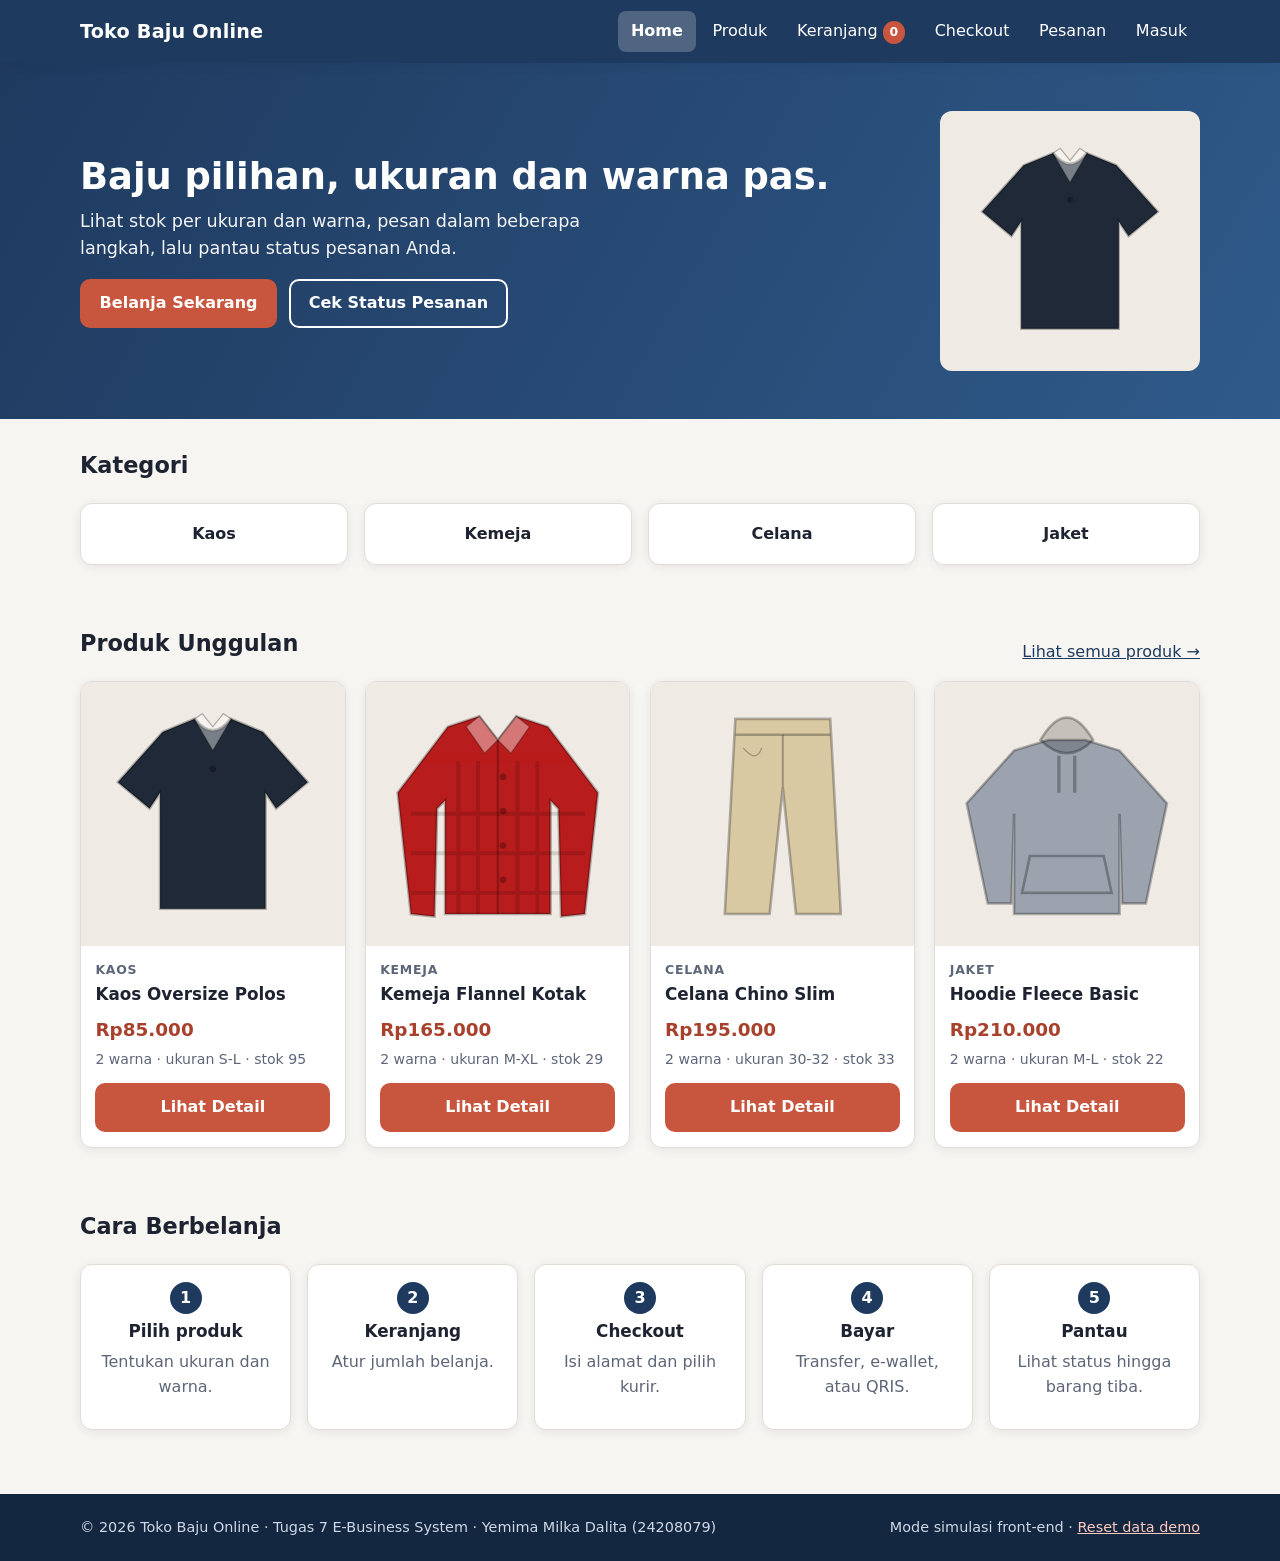
<file: index.html>
<!DOCTYPE html>
<html lang="id">
<head>
  <meta charset="UTF-8">
  <meta name="viewport" content="width=device-width, initial-scale=1">
  <meta name="description" content="Toko Baju Online - front-end e-commerce sederhana (Tugas 7 E-Business System)">
  <title>Home - Toko Baju Online</title>
  <link rel="stylesheet" href="css/style.css">
</head>
<body data-page="home">
  <header class="site-header" id="site-header"></header>
  <main>
    <section class="hero">
      <div class="container hero-inner">
        <div class="hero-text">
          <h1>Baju pilihan, ukuran dan warna pas.</h1>
          <p>Lihat stok per ukuran dan warna, pesan dalam beberapa langkah, lalu pantau status pesanan Anda.</p>
          <div class="hero-actions">
            <a class="btn btn-primary" href="product.html">Belanja Sekarang</a>
            <a class="btn btn-secondary" href="orders.html">Cek Status Pesanan</a>
          </div>
        </div>
        <div class="hero-art" id="hero-art" aria-hidden="true"></div>
      </div>
    </section>

    <section class="section container" aria-labelledby="h-kategori">
      <div class="section-head"><h2 id="h-kategori">Kategori</h2></div>
      <div class="cat-grid">
        <a class="card cat-link" href="product.html?cat=Kaos">Kaos</a>
        <a class="card cat-link" href="product.html?cat=Kemeja">Kemeja</a>
        <a class="card cat-link" href="product.html?cat=Celana">Celana</a>
        <a class="card cat-link" href="product.html?cat=Jaket">Jaket</a>
      </div>
    </section>

    <section class="section container" aria-labelledby="h-unggulan">
      <div class="section-head"><h2 id="h-unggulan">Produk Unggulan</h2><a href="product.html">Lihat semua produk &rarr;</a></div>
      <div class="product-grid" id="featured"></div>
    </section>

    <section class="section container" aria-labelledby="h-cara">
      <div class="section-head"><h2 id="h-cara">Cara Berbelanja</h2></div>
      <div class="step-grid">
        <article class="card step"><h3>Pilih produk</h3><p class="muted">Tentukan ukuran dan warna.</p></article>
        <article class="card step"><h3>Keranjang</h3><p class="muted">Atur jumlah belanja.</p></article>
        <article class="card step"><h3>Checkout</h3><p class="muted">Isi alamat dan pilih kurir.</p></article>
        <article class="card step"><h3>Bayar</h3><p class="muted">Transfer, e-wallet, atau QRIS.</p></article>
        <article class="card step"><h3>Pantau</h3><p class="muted">Lihat status hingga barang tiba.</p></article>
      </div>
    </section>
  </main>
  <footer class="site-footer" id="site-footer"></footer>
  <script src="js/script.js"></script>
</body>
</html>
</file>
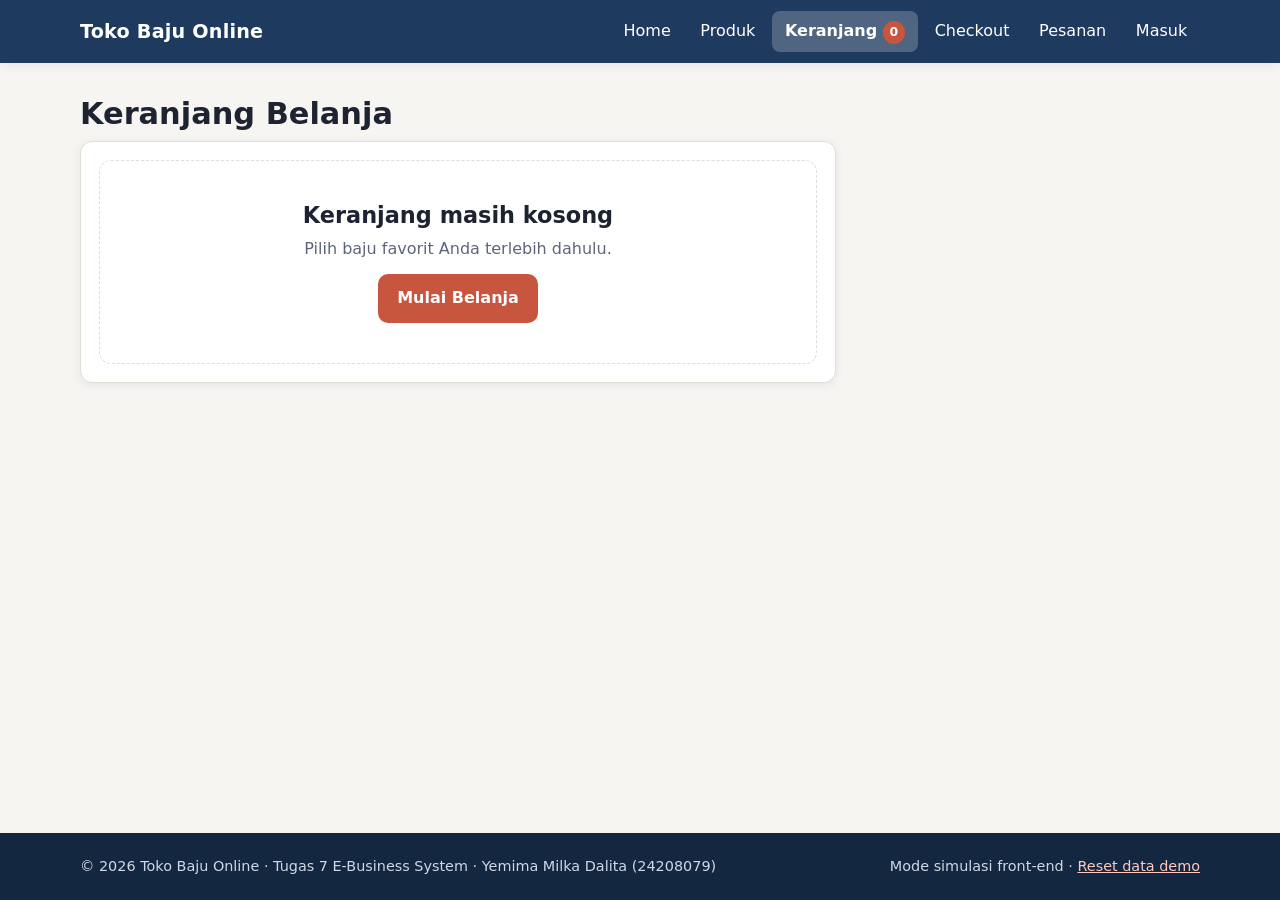
<file: cart.html>
<!DOCTYPE html>
<html lang="id">
<head>
  <meta charset="UTF-8">
  <meta name="viewport" content="width=device-width, initial-scale=1">
  <meta name="description" content="Toko Baju Online - front-end e-commerce sederhana (Tugas 7 E-Business System)">
  <title>Keranjang - Toko Baju Online</title>
  <link rel="stylesheet" href="css/style.css">
</head>
<body data-page="cart">
  <header class="site-header" id="site-header"></header>
  <main class="section container">
    <h1>Keranjang Belanja</h1>
    <div class="cart-layout">
      <section class="card" aria-label="Isi keranjang" id="cart-box"></section>
      <aside class="card summary" id="cart-summary" aria-label="Ringkasan belanja" hidden>
        <h2>Ringkasan</h2>
        <div class="sum-row"><span>Jumlah</span><span id="sum-items">0 item</span></div>
        <div class="sum-row sum-total"><span>Subtotal</span><span id="sum-subtotal">Rp0</span></div>
        <p class="hint">Ongkos kirim dihitung pada halaman checkout.</p>
        <div class="form-actions" style="flex-direction:column">
          <a class="btn btn-primary" href="checkout.html">Lanjut Checkout</a>
          <a class="btn btn-secondary" href="product.html">Lanjut Belanja</a>
        </div>
      </aside>
    </div>
  </main>
  <footer class="site-footer" id="site-footer"></footer>
  <script src="js/script.js"></script>
</body>
</html>
</file>
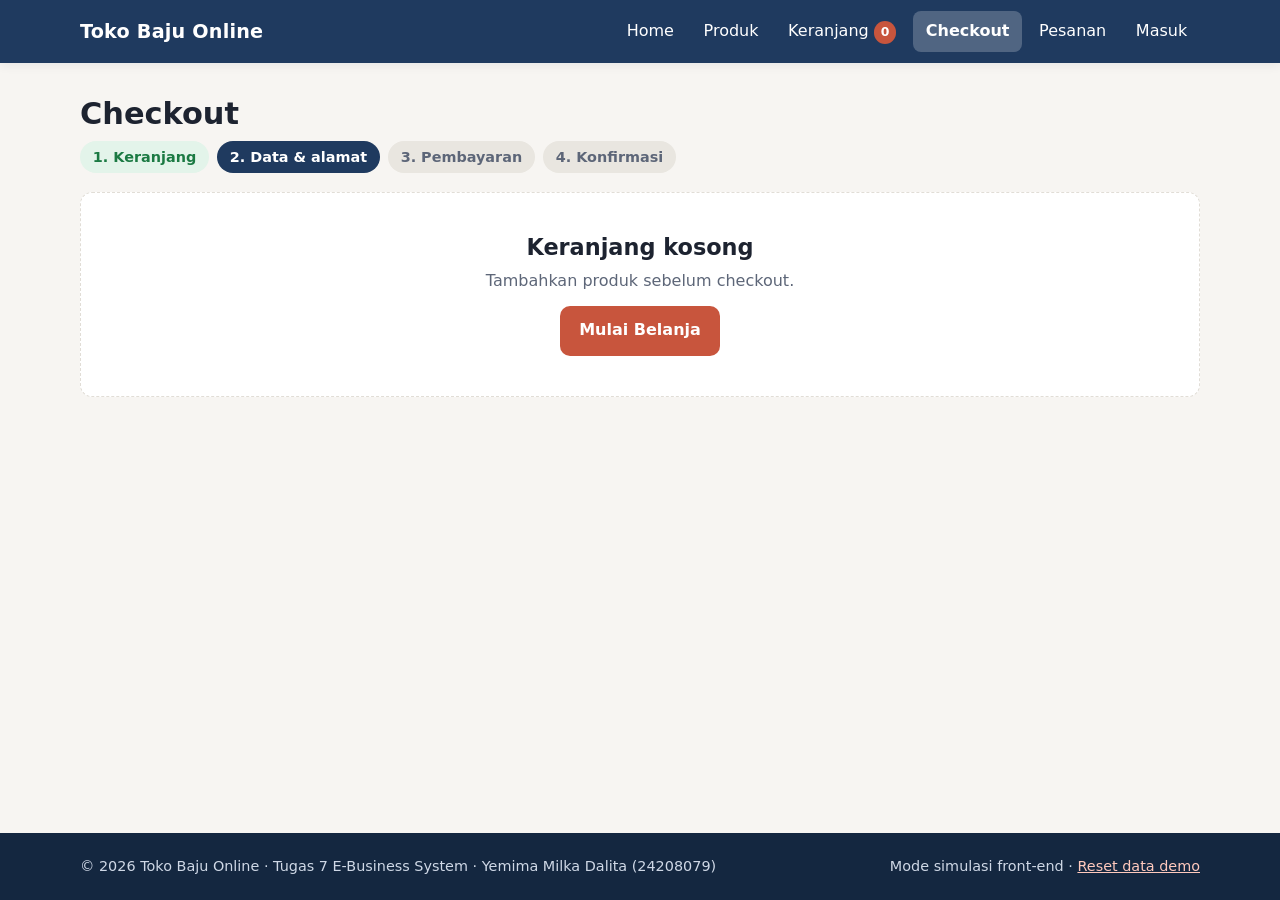
<file: checkout.html>
<!DOCTYPE html>
<html lang="id">
<head>
  <meta charset="UTF-8">
  <meta name="viewport" content="width=device-width, initial-scale=1">
  <meta name="description" content="Toko Baju Online - front-end e-commerce sederhana (Tugas 7 E-Business System)">
  <title>Checkout - Toko Baju Online</title>
  <link rel="stylesheet" href="css/style.css">
</head>
<body data-page="checkout">
  <header class="site-header" id="site-header"></header>
  <main class="section container">
    <h1>Checkout</h1>
    <ol class="stepper" aria-label="Tahapan checkout">
      <li class="done">1. Keranjang</li><li class="current" aria-current="step">2. Data &amp; alamat</li><li>3. Pembayaran</li><li>4. Konfirmasi</li>
    </ol>
    <div id="checkout-wrap">
      <div class="checkout-layout" id="co-body" hidden>
        <form class="card" id="checkout-form" novalidate>
          <h2>Data Penerima</h2>
          <p class="hint">Tanda <span class="req">*</span> berarti wajib diisi.</p>
          <div class="form-grid">
            <div class="field"><label for="co-nama">Nama penerima <span class="req">*</span></label><input type="text" id="co-nama" autocomplete="name"><p class="error" id="err-co-nama" role="alert"></p></div>
            <div class="field"><label for="co-email">Email <span class="req">*</span></label><input type="email" id="co-email" autocomplete="email"><p class="error" id="err-co-email" role="alert"></p></div>
            <div class="field"><label for="co-hp">Nomor HP <span class="req">*</span></label><input type="tel" id="co-hp" placeholder="08xxxxxxxxxx" autocomplete="tel"><p class="error" id="err-co-hp" role="alert"></p></div>
            <div class="field"><label for="co-kota">Kota <span class="req">*</span></label><input type="text" id="co-kota" autocomplete="address-level2"><p class="error" id="err-co-kota" role="alert"></p></div>
            <div class="field full"><label for="co-alamat">Alamat lengkap <span class="req">*</span></label><textarea id="co-alamat" rows="3" placeholder="Jalan, nomor rumah, kelurahan"></textarea><p class="error" id="err-co-alamat" role="alert"></p></div>
            <div class="field full"><label for="co-kurir">Kurir pengiriman <span class="req">*</span></label><select id="co-kurir"></select><p class="error" id="err-co-kurir" role="alert"></p></div>
            <fieldset class="field full"><legend>Metode pembayaran <span class="req">*</span></legend><div class="radio-group" id="co-metode"></div><p class="error" id="err-co-metode" role="alert"></p></fieldset>
          </div>
          <div class="form-actions">
            <button type="submit" class="btn btn-primary">Buat Pesanan</button>
            <a class="btn btn-secondary" href="cart.html">Kembali ke Keranjang</a>
          </div>
        </form>
        <aside class="card summary" aria-label="Ringkasan pesanan">
          <h2>Ringkasan Pesanan</h2>
          <ul class="sum-list" id="co-list"></ul>
          <div class="sum-row"><span>Subtotal</span><span id="co-sub">Rp0</span></div>
          <div class="sum-row"><span>Ongkir</span><span id="co-ongkir">-</span></div>
          <div class="sum-row sum-total"><span>Total</span><span id="co-total">Rp0</span></div>
        </aside>
      </div>
    </div>
  </main>
  <footer class="site-footer" id="site-footer"></footer>
  <script src="js/script.js"></script>
</body>
</html>
</file>
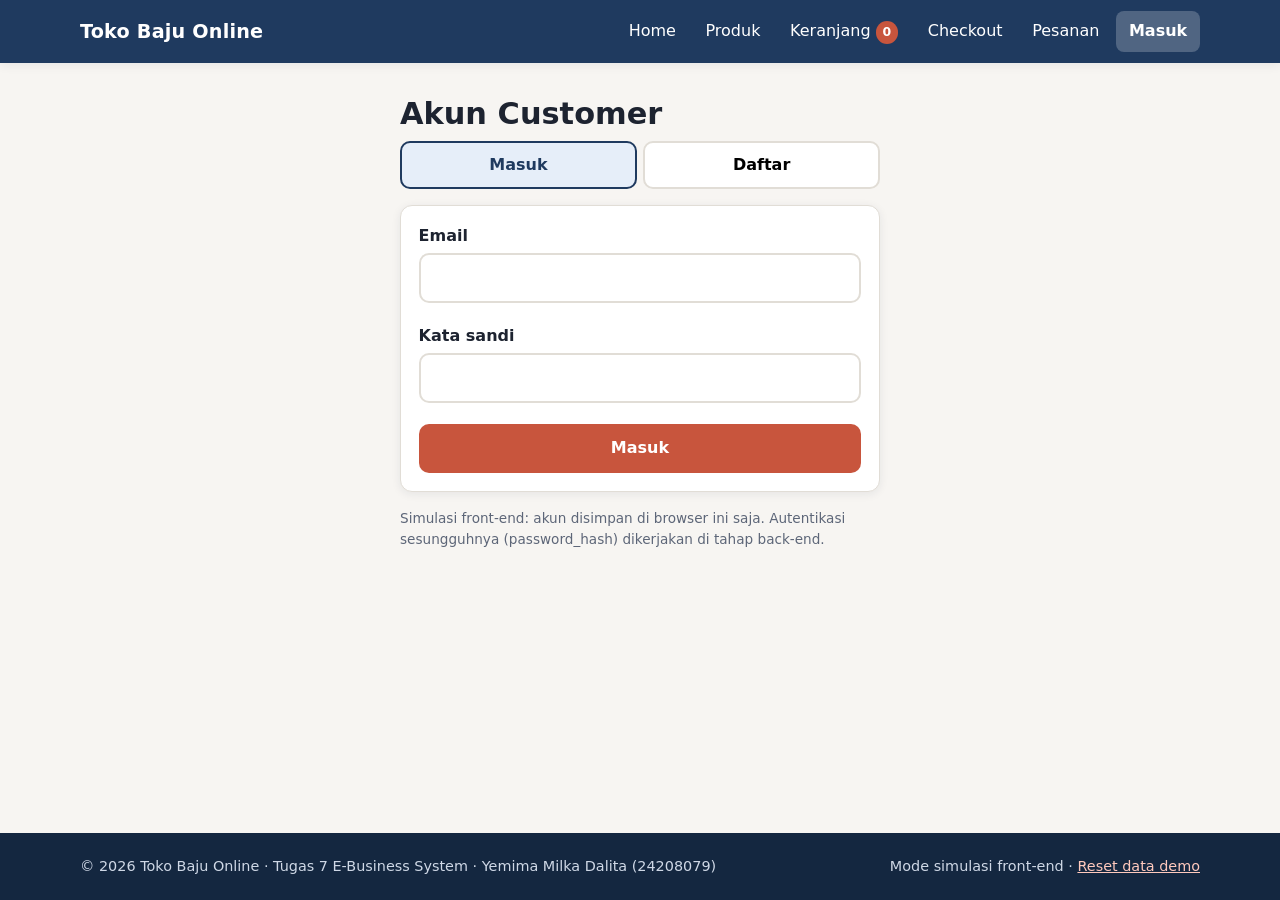
<file: login.html>
<!DOCTYPE html>
<html lang="id">
<head>
  <meta charset="UTF-8">
  <meta name="viewport" content="width=device-width, initial-scale=1">
  <meta name="description" content="Toko Baju Online - front-end e-commerce sederhana (Tugas 7 E-Business System)">
  <title>Masuk - Toko Baju Online</title>
  <link rel="stylesheet" href="css/style.css">
</head>
<body data-page="login">
  <header class="site-header" id="site-header"></header>
  <main class="section container">
    <div class="auth-box" id="auth-wrap">
      <h1>Akun Customer</h1>
      <div class="tabs" role="tablist">
        <button type="button" class="tab" role="tab" data-tab="login" aria-selected="true">Masuk</button>
        <button type="button" class="tab" role="tab" data-tab="register" aria-selected="false">Daftar</button>
      </div>
      <section class="card" id="panel-login">
        <form id="form-login" novalidate>
          <div class="field"><label for="lg-email">Email</label><input type="email" id="lg-email" autocomplete="email"><p class="error" id="err-lg-email" role="alert"></p></div>
          <div class="field"><label for="lg-pass">Kata sandi</label><input type="password" id="lg-pass" autocomplete="current-password"><p class="error" id="err-lg-pass" role="alert"></p></div>
          <button type="submit" class="btn btn-primary">Masuk</button>
        </form>
      </section>
      <section class="card" id="panel-register" hidden>
        <form id="form-register" novalidate>
          <div class="field"><label for="rg-nama">Nama lengkap <span class="req">*</span></label><input type="text" id="rg-nama" autocomplete="name"><p class="error" id="err-rg-nama" role="alert"></p></div>
          <div class="field"><label for="rg-email">Email <span class="req">*</span></label><input type="email" id="rg-email" autocomplete="email"><p class="error" id="err-rg-email" role="alert"></p></div>
          <div class="field"><label for="rg-hp">Nomor HP <span class="req">*</span></label><input type="tel" id="rg-hp" placeholder="08xxxxxxxxxx"><p class="error" id="err-rg-hp" role="alert"></p></div>
          <div class="field"><label for="rg-pass">Kata sandi <span class="req">*</span></label><input type="password" id="rg-pass" autocomplete="new-password"><p class="hint">Minimal 6 karakter.</p><p class="error" id="err-rg-pass" role="alert"></p></div>
          <div class="field"><label for="rg-pass2">Konfirmasi kata sandi <span class="req">*</span></label><input type="password" id="rg-pass2" autocomplete="new-password"><p class="error" id="err-rg-pass2" role="alert"></p></div>
          <button type="submit" class="btn btn-primary">Daftar</button>
        </form>
      </section>
      <p class="hint" style="margin-top:1rem">Simulasi front-end: akun disimpan di browser ini saja. Autentikasi sesungguhnya (password_hash) dikerjakan di tahap back-end.</p>
    </div>
  </main>
  <footer class="site-footer" id="site-footer"></footer>
  <script src="js/script.js"></script>
</body>
</html>
</file>
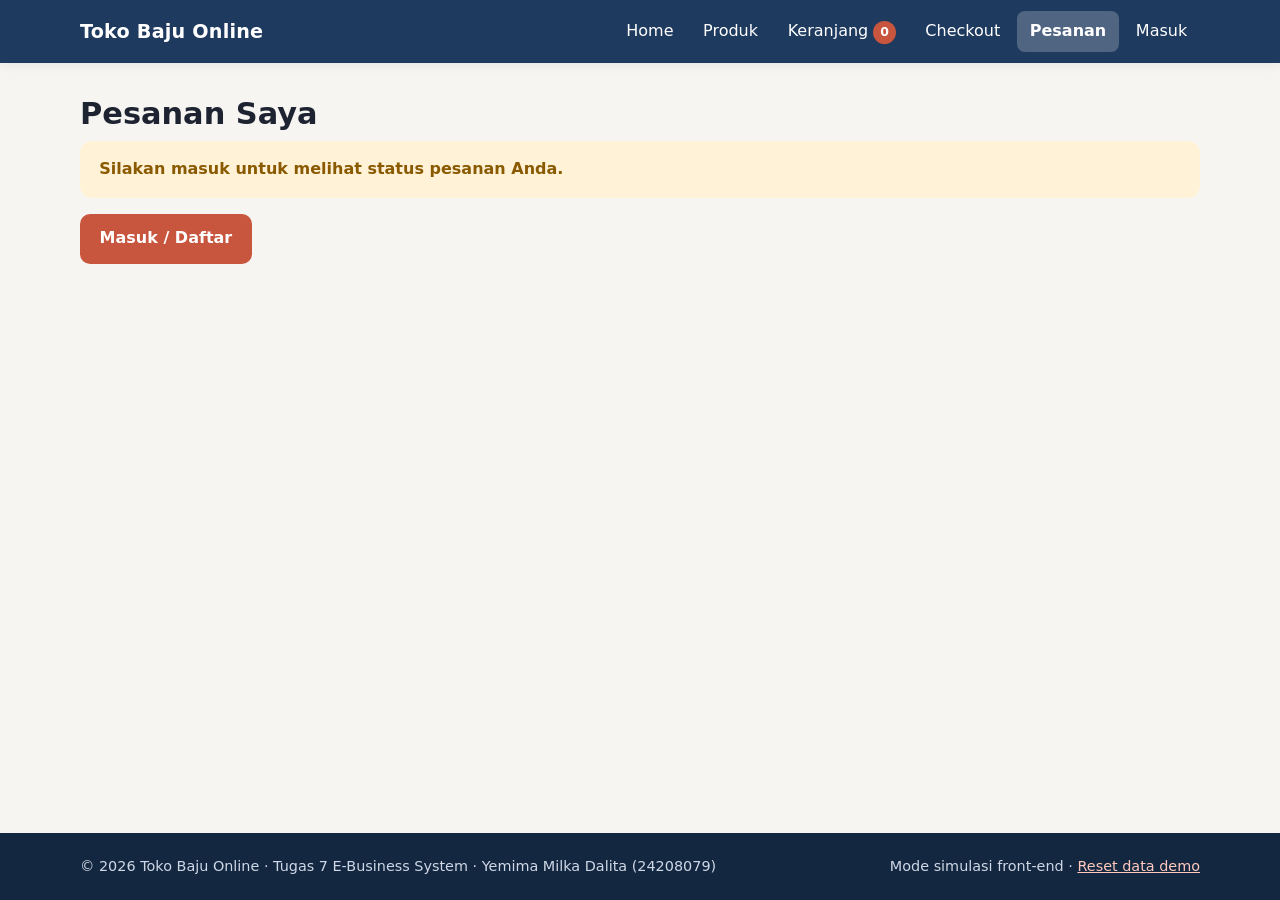
<file: orders.html>
<!DOCTYPE html>
<html lang="id">
<head>
  <meta charset="UTF-8">
  <meta name="viewport" content="width=device-width, initial-scale=1">
  <meta name="description" content="Toko Baju Online - front-end e-commerce sederhana (Tugas 7 E-Business System)">
  <title>Pesanan Saya - Toko Baju Online</title>
  <link rel="stylesheet" href="css/style.css">
</head>
<body data-page="orders">
  <header class="site-header" id="site-header"></header>
  <main class="section container">
    <h1>Pesanan Saya</h1>
    <div id="orders-box"></div>
  </main>
  <footer class="site-footer" id="site-footer"></footer>
  <script src="js/script.js"></script>
</body>
</html>
</file>
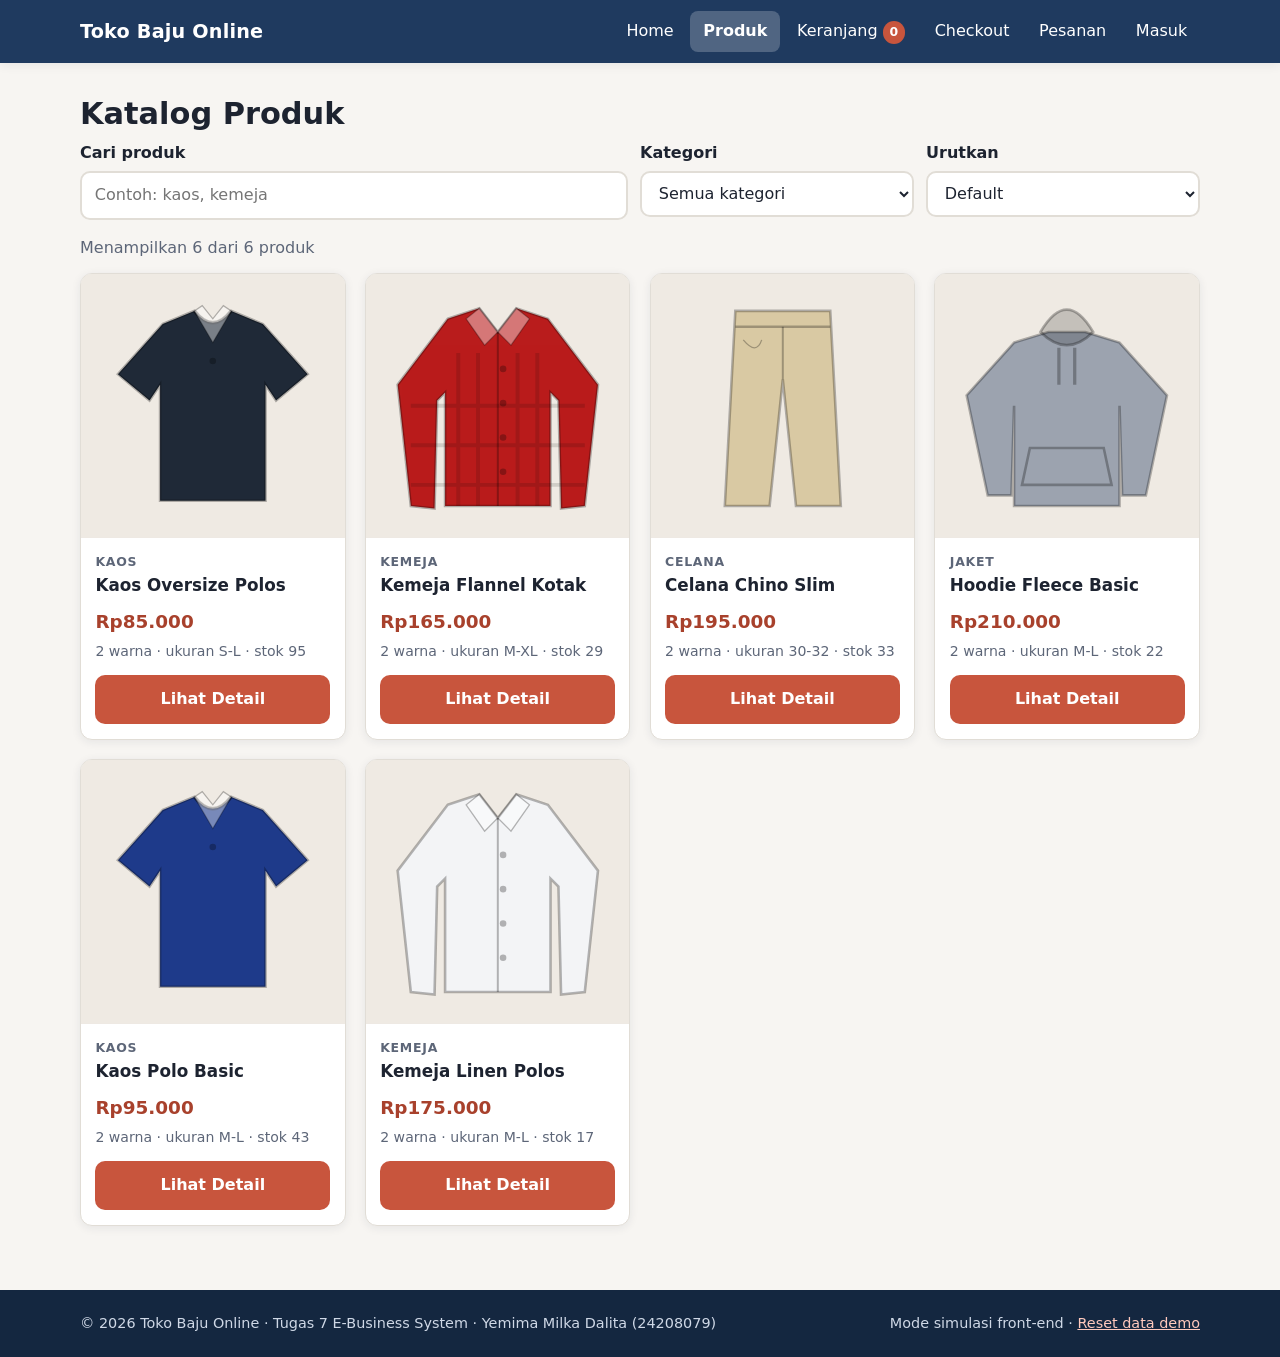
<file: product.html>
<!DOCTYPE html>
<html lang="id">
<head>
  <meta charset="UTF-8">
  <meta name="viewport" content="width=device-width, initial-scale=1">
  <meta name="description" content="Toko Baju Online - front-end e-commerce sederhana (Tugas 7 E-Business System)">
  <title>Produk - Toko Baju Online</title>
  <link rel="stylesheet" href="css/style.css">
</head>
<body data-page="product">
  <header class="site-header" id="site-header"></header>
  <main class="section container">
    <section id="catalog-view" hidden aria-labelledby="h-katalog">
      <h1 id="h-katalog">Katalog Produk</h1>
      <div class="catalog-tools">
        <div class="field"><label for="search">Cari produk</label><input type="search" id="search" placeholder="Contoh: kaos, kemeja"></div>
        <div class="field"><label for="filter-cat">Kategori</label><select id="filter-cat"></select></div>
        <div class="field"><label for="sort">Urutkan</label>
          <select id="sort"><option value="">Default</option><option value="asc">Harga terendah</option><option value="desc">Harga tertinggi</option><option value="name">Nama A-Z</option></select></div>
      </div>
      <p class="muted" id="result-info" role="status"></p>
      <div class="product-grid" id="product-grid"></div>
    </section>
    <section id="detail-view" hidden></section>
  </main>
  <footer class="site-footer" id="site-footer"></footer>
  <script src="js/script.js"></script>
</body>
</html>
</file>
<file: css/style.css>
/* ==========================================================
   Toko Baju Online - style.css
   Tugas 7 E-Business System (Front-End E-Commerce)
   ========================================================== */
:root{
  --primary:#1f3a5f; --primary-dark:#142740; --accent:#c8553d; --accent-dark:#a8412c;
  --bg:#f7f5f2; --surface:#ffffff; --text:#1d2330; --muted:#5d6678; --line:#e1ddd6;
  --ok:#1b7a43; --ok-bg:#e3f4ea; --warn:#8a5a00; --warn-bg:#fff2d6; --err:#b3261e; --err-bg:#fde8e6; --info-bg:#e6eef9;
  --radius:12px; --shadow:0 2px 10px rgba(20,39,64,.08);
}
*,*::before,*::after{box-sizing:border-box}
html{scroll-behavior:smooth}
body{margin:0;font-family:system-ui,-apple-system,"Segoe UI",Roboto,Arial,sans-serif;background:var(--bg);color:var(--text);line-height:1.55;min-height:100vh;display:flex;flex-direction:column}
main{flex:1}
img,svg{max-width:100%;display:block}
a{color:var(--primary)}
h1,h2,h3{line-height:1.25;margin:0 0 .5rem}
h1{font-size:1.9rem} h2{font-size:1.4rem} h3{font-size:1.05rem}
p{margin:0 0 .75rem}
.container{width:min(1120px,92%);margin-inline:auto}
.section{padding:2rem 0}
.sr-only{position:absolute;width:1px;height:1px;overflow:hidden;clip:rect(0 0 0 0);white-space:nowrap}
.muted{color:var(--muted)}
:focus-visible{outline:3px solid #3b82f6;outline-offset:2px}

/* ---------- Header & navigasi (flexbox) ---------- */
.site-header{background:var(--primary);color:#fff;position:sticky;top:0;z-index:50;box-shadow:var(--shadow)}
.nav-wrap{display:flex;align-items:center;justify-content:space-between;gap:1rem;padding:.7rem 0}
.brand{color:#fff;text-decoration:none;font-weight:800;font-size:1.2rem;letter-spacing:.2px}
.main-nav{display:flex;align-items:center;gap:.25rem}
.main-nav a,.main-nav button{color:#fff;text-decoration:none;padding:.5rem .8rem;border-radius:8px;background:none;border:0;font:inherit;cursor:pointer}
.main-nav a:hover,.main-nav button:hover{background:rgba(255,255,255,.14)}
.main-nav a.active{background:rgba(255,255,255,.22);font-weight:700}
.badge{display:inline-block;min-width:1.4rem;padding:0 .4rem;border-radius:999px;background:var(--accent);color:#fff;font-size:.78rem;font-weight:700;text-align:center;line-height:1.4rem}
.nav-toggle{display:none;background:none;border:1px solid rgba(255,255,255,.5);color:#fff;border-radius:8px;padding:.35rem .7rem;font-size:1rem;cursor:pointer}

/* ---------- Tombol & CTA ---------- */
.btn{display:inline-flex;align-items:center;justify-content:center;gap:.4rem;padding:.65rem 1.1rem;border-radius:10px;border:2px solid transparent;font:inherit;font-weight:700;cursor:pointer;text-decoration:none;transition:background .15s,transform .05s}
.btn:active{transform:translateY(1px)}
.btn-primary{background:var(--accent);color:#fff}
.btn-primary:hover{background:var(--accent-dark)}
.btn-secondary{background:#fff;color:var(--primary);border-color:var(--primary)}
.btn-secondary:hover{background:var(--info-bg)}
.btn-danger{background:#fff;color:var(--err);border-color:var(--err)}
.btn-danger:hover{background:var(--err-bg)}
.btn-small{padding:.35rem .7rem;font-size:.88rem}
.btn[disabled],.btn[aria-disabled="true"]{opacity:.5;cursor:not-allowed;pointer-events:none}

/* ---------- Hero & section home ---------- */
.hero{background:linear-gradient(120deg,var(--primary),#2f5a8a);color:#fff;padding:3rem 0}
.hero-inner{display:flex;align-items:center;gap:2rem;flex-wrap:wrap}
.hero-text{flex:1 1 320px}
.hero h1{font-size:2.3rem}
.hero p{font-size:1.1rem;opacity:.95;max-width:34rem}
.hero-actions{display:flex;gap:.75rem;flex-wrap:wrap;margin-top:1rem}
.hero .btn-secondary{background:transparent;color:#fff;border-color:#fff}
.hero .btn-secondary:hover{background:rgba(255,255,255,.15)}
.hero-art{flex:0 1 260px;background:#efeae3;border-radius:var(--radius);padding:.5rem}
.feature-grid,.step-grid,.cat-grid{display:grid;gap:1rem}
.feature-grid{grid-template-columns:repeat(3,1fr)}
.step-grid{grid-template-columns:repeat(5,1fr);counter-reset:step}
.cat-grid{grid-template-columns:repeat(4,1fr)}
.card{background:var(--surface);border:1px solid var(--line);border-radius:var(--radius);padding:1.1rem;box-shadow:var(--shadow)}
.step{position:relative;text-align:center}
.step::before{counter-increment:step;content:counter(step);display:inline-flex;width:2rem;height:2rem;border-radius:50%;background:var(--primary);color:#fff;align-items:center;justify-content:center;font-weight:700;margin-bottom:.4rem}
.cat-link{display:block;text-align:center;text-decoration:none;color:var(--text);font-weight:700}
.cat-link:hover{border-color:var(--primary)}
.section-head{display:flex;justify-content:space-between;align-items:end;gap:1rem;margin-bottom:1rem;flex-wrap:wrap}

/* ---------- Katalog (CSS Grid) & product card ---------- */
.catalog-tools{display:grid;grid-template-columns:2fr 1fr 1fr;gap:.75rem;margin-bottom:1rem}
.product-grid{display:grid;grid-template-columns:repeat(auto-fill,minmax(230px,1fr));gap:1.2rem}
.product-card{background:var(--surface);border:1px solid var(--line);border-radius:var(--radius);overflow:hidden;display:flex;flex-direction:column;box-shadow:var(--shadow);transition:transform .15s}
.product-card:hover{transform:translateY(-3px)}
.pc-img{display:block;background:#efeae3;position:relative}
.pc-body{padding:.9rem;display:flex;flex-direction:column;gap:.25rem;flex:1}
.pc-cat{font-size:.78rem;text-transform:uppercase;letter-spacing:.06em;color:var(--muted);font-weight:700}
.pc-body h3 a{color:var(--text);text-decoration:none}
.pc-price{font-size:1.15rem;font-weight:800;color:var(--accent-dark);margin:0}
.pc-info{font-size:.88rem;color:var(--muted);margin:0 0 .5rem}
.pc-actions{margin-top:auto}
.pc-actions .btn{width:100%}
.tag-soldout{position:absolute;top:.6rem;left:.6rem;background:var(--err);color:#fff;font-size:.78rem;font-weight:700;padding:.15rem .55rem;border-radius:6px}
.empty{text-align:center;padding:2.5rem 1rem;background:var(--surface);border:1px dashed var(--line);border-radius:var(--radius)}

/* ---------- Detail produk (visual hierarchy: nama > harga > info > CTA) ---------- */
.detail{display:grid;grid-template-columns:1fr 1fr;gap:2rem;align-items:start}
.detail-img{background:#efeae3;border-radius:var(--radius);overflow:hidden;border:1px solid var(--line)}
.detail h1{font-size:2rem}
.detail-price{font-size:1.8rem;font-weight:800;color:var(--accent-dark);margin:.2rem 0 1rem}
.opt-label{font-weight:700;margin:1rem 0 .4rem;display:block}
.swatches,.sizes{display:flex;gap:.5rem;flex-wrap:wrap}
.swatch{width:2.4rem;height:2.4rem;border-radius:50%;border:3px solid #fff;background:var(--sw);box-shadow:0 0 0 1px var(--line);cursor:pointer}
.swatch[aria-pressed="true"]{box-shadow:0 0 0 3px var(--primary)}
.size-btn{min-width:3rem;padding:.5rem .8rem;border:2px solid var(--line);background:#fff;border-radius:8px;font:inherit;font-weight:700;cursor:pointer}
.size-btn[aria-pressed="true"]{border-color:var(--primary);background:var(--info-bg);color:var(--primary)}
.size-btn[disabled]{color:#aaa;text-decoration:line-through;cursor:not-allowed;background:#f1f1f1}
.stock-note{margin:.6rem 0;font-weight:600}
.stock-ok{color:var(--ok)} .stock-low{color:var(--warn)} .stock-out{color:var(--err)}
.qty{display:inline-flex;align-items:center;border:2px solid var(--line);border-radius:10px;background:#fff;overflow:hidden}
.qty button{width:2.4rem;height:2.4rem;border:0;background:#f1efeb;font-size:1.2rem;cursor:pointer}
.qty input{width:3.2rem;text-align:center;border:0;font:inherit;font-weight:700;height:2.4rem;-moz-appearance:textfield}
.qty input::-webkit-outer-spin-button,.qty input::-webkit-inner-spin-button{-webkit-appearance:none}
.detail-cta{display:flex;gap:.75rem;align-items:center;flex-wrap:wrap;margin-top:1.2rem}
.feedback{margin-top:1rem;padding:.7rem 1rem;border-radius:10px;font-weight:600}
.feedback:empty{display:none}
.feedback.ok{background:var(--ok-bg);color:var(--ok)}
.feedback.err{background:var(--err-bg);color:var(--err)}
.breadcrumb{font-size:.9rem;margin-bottom:1rem;color:var(--muted)}

/* ---------- Keranjang ---------- */
.cart-layout,.checkout-layout{display:grid;grid-template-columns:1fr 340px;gap:1.5rem;align-items:start}
.cart-item{display:grid;grid-template-columns:84px 1fr auto;gap:1rem;align-items:center;padding:1rem 0;border-bottom:1px solid var(--line)}
.cart-item:last-child{border-bottom:0}
.cart-thumb{border-radius:10px;overflow:hidden;background:#efeae3}
.ci-name{font-weight:700;margin:0}
.ci-var{color:var(--muted);font-size:.9rem;margin:0 0 .4rem}
.ci-right{text-align:right;display:flex;flex-direction:column;align-items:flex-end;gap:.5rem}
.summary{position:sticky;top:5rem}
.sum-row{display:flex;justify-content:space-between;gap:1rem;padding:.35rem 0}
.sum-total{border-top:2px solid var(--line);margin-top:.5rem;padding-top:.7rem;font-size:1.2rem;font-weight:800}
.sum-list{list-style:none;padding:0;margin:0 0 .8rem;font-size:.92rem}
.sum-list li{display:flex;justify-content:space-between;gap:.5rem;padding:.2rem 0}

/* ---------- Form & validasi ---------- */
.form-grid{display:grid;grid-template-columns:1fr 1fr;gap:1rem}
.field{display:flex;flex-direction:column;gap:.3rem}
.field.full{grid-column:1/-1}
label,legend{font-weight:700}
.req{color:var(--err)}
input[type=text],input[type=email],input[type=tel],input[type=password],input[type=search],textarea,select{width:100%;padding:.65rem .8rem;border:2px solid var(--line);border-radius:10px;font:inherit;background:#fff;color:var(--text)}
input:focus,textarea:focus,select:focus{border-color:var(--primary)}
[aria-invalid="true"]{border-color:var(--err)!important;background:#fff8f7}
.error{color:var(--err);font-size:.88rem;margin:0;min-height:0}
.hint{color:var(--muted);font-size:.85rem;margin:0}
fieldset{border:0;padding:0;margin:0}
.radio-group{display:flex;gap:.6rem;flex-wrap:wrap}
.radio-card{display:flex;align-items:center;gap:.5rem;padding:.6rem .9rem;border:2px solid var(--line);border-radius:10px;cursor:pointer;background:#fff;font-weight:600}
.radio-card:has(input:checked){border-color:var(--primary);background:var(--info-bg)}
.form-actions{display:flex;gap:.75rem;flex-wrap:wrap;margin-top:1.2rem}
.stepper{display:flex;gap:.5rem;flex-wrap:wrap;list-style:none;padding:0;margin:0 0 1.2rem;font-size:.9rem}
.stepper li{padding:.3rem .8rem;border-radius:999px;background:#e9e6e0;color:var(--muted);font-weight:600}
.stepper li.done{background:var(--ok-bg);color:var(--ok)}
.stepper li.current{background:var(--primary);color:#fff}
.notice{padding:1rem 1.2rem;border-radius:var(--radius);background:var(--warn-bg);color:var(--warn);font-weight:600;margin-bottom:1rem}
.tabs{display:flex;gap:.4rem;margin-bottom:1rem}
.tab{flex:1;padding:.6rem;border:2px solid var(--line);background:#fff;border-radius:10px;font:inherit;font-weight:700;cursor:pointer}
.tab[aria-selected="true"]{border-color:var(--primary);background:var(--info-bg);color:var(--primary)}
.auth-box{max-width:480px;margin:0 auto}
.auth-box form{display:flex;flex-direction:column;gap:1rem}

/* ---------- Pesanan & status ---------- */
.order-card{margin-bottom:1.2rem}
.order-card.highlight{border-color:var(--accent);box-shadow:0 0 0 3px rgba(200,85,61,.25)}
.order-head{display:flex;justify-content:space-between;gap:1rem;flex-wrap:wrap;align-items:center;margin-bottom:.6rem}
.status{display:inline-block;padding:.2rem .7rem;border-radius:999px;font-weight:700;font-size:.85rem}
.st-PENDING{background:var(--warn-bg);color:var(--warn)}
.st-PAYMENT_FAILED,.st-CANCELLED{background:var(--err-bg);color:var(--err)}
.st-PAID,.st-PROCESSING,.st-SHIPPED{background:var(--info-bg);color:var(--primary)}
.st-COMPLETED{background:var(--ok-bg);color:var(--ok)}
.timeline{display:flex;list-style:none;padding:0;margin:1rem 0;gap:.4rem}
.timeline li{flex:1;text-align:center;font-size:.8rem;padding-top:1.4rem;position:relative;color:var(--muted)}
.timeline li::before{content:"";position:absolute;top:0;left:50%;transform:translateX(-50%);width:1rem;height:1rem;border-radius:50%;background:#d7d3cb}
.timeline li.done::before{background:var(--ok)}
.timeline li.current::before{background:var(--primary);box-shadow:0 0 0 4px rgba(31,58,95,.2)}
.timeline li.failed::before{background:var(--err)}
.timeline li.current,.timeline li.done{color:var(--text);font-weight:700}
.items-table{width:100%;border-collapse:collapse;font-size:.92rem}
.items-table th,.items-table td{padding:.45rem .4rem;border-bottom:1px solid var(--line);text-align:left}
.items-table td.num,.items-table th.num{text-align:right}
.order-actions{display:flex;gap:.5rem;flex-wrap:wrap;margin-top:.9rem}
.sim-box{margin-top:.9rem;padding:.7rem .9rem;border:1px dashed var(--primary);border-radius:10px;background:var(--info-bg);font-size:.9rem}
.sim-box strong{display:block;margin-bottom:.4rem}

/* ---------- Toast, dialog, footer ---------- */
#toast-container{position:fixed;right:1rem;bottom:1rem;display:flex;flex-direction:column;gap:.5rem;z-index:100}
.toast{padding:.75rem 1.1rem;border-radius:10px;color:#fff;font-weight:600;box-shadow:var(--shadow);max-width:320px;animation:pop .2s ease-out}
.toast-success{background:var(--ok)} .toast-error{background:var(--err)} .toast-info{background:var(--primary)}
@keyframes pop{from{opacity:0;transform:translateY(8px)}to{opacity:1;transform:none}}
dialog{border:0;border-radius:var(--radius);padding:1.4rem;max-width:420px;width:92%;box-shadow:0 10px 40px rgba(0,0,0,.3)}
dialog::backdrop{background:rgba(0,0,0,.45)}
.dialog-actions{display:flex;gap:.6rem;justify-content:flex-end;margin-top:1rem}
.site-footer{background:var(--primary-dark);color:#cfd8e6;margin-top:2rem;padding:1.4rem 0;font-size:.9rem}
.site-footer button{background:none;border:0;color:#ffc9bd;text-decoration:underline;cursor:pointer;font:inherit;padding:0}
.footer-inner{display:flex;justify-content:space-between;gap:1rem;flex-wrap:wrap}

/* ---------- Responsive (media query) ---------- */
@media (max-width:900px){
  .feature-grid,.cat-grid{grid-template-columns:repeat(2,1fr)}
  .step-grid{grid-template-columns:repeat(2,1fr)}
  .detail,.cart-layout,.checkout-layout{grid-template-columns:1fr}
  .summary{position:static}
}
@media (max-width:720px){
  .nav-toggle{display:inline-block}
  .main-nav{display:none;position:absolute;left:0;right:0;top:100%;background:var(--primary-dark);flex-direction:column;align-items:stretch;padding:.5rem 4%}
  .main-nav.open{display:flex}
  .site-header{position:sticky}
  .nav-wrap{position:relative}
  .catalog-tools,.form-grid{grid-template-columns:1fr}
  .hero h1{font-size:1.7rem}
  .cart-item{grid-template-columns:64px 1fr}
  .ci-right{grid-column:1/-1;flex-direction:row;justify-content:space-between;align-items:center;width:100%}
  .timeline{font-size:.7rem}
}
@media (max-width:480px){
  .feature-grid,.cat-grid,.step-grid{grid-template-columns:1fr}
  .product-grid{grid-template-columns:1fr}
}
@media (max-width:720px){ .main-nav button{text-align:left} }
</file>
